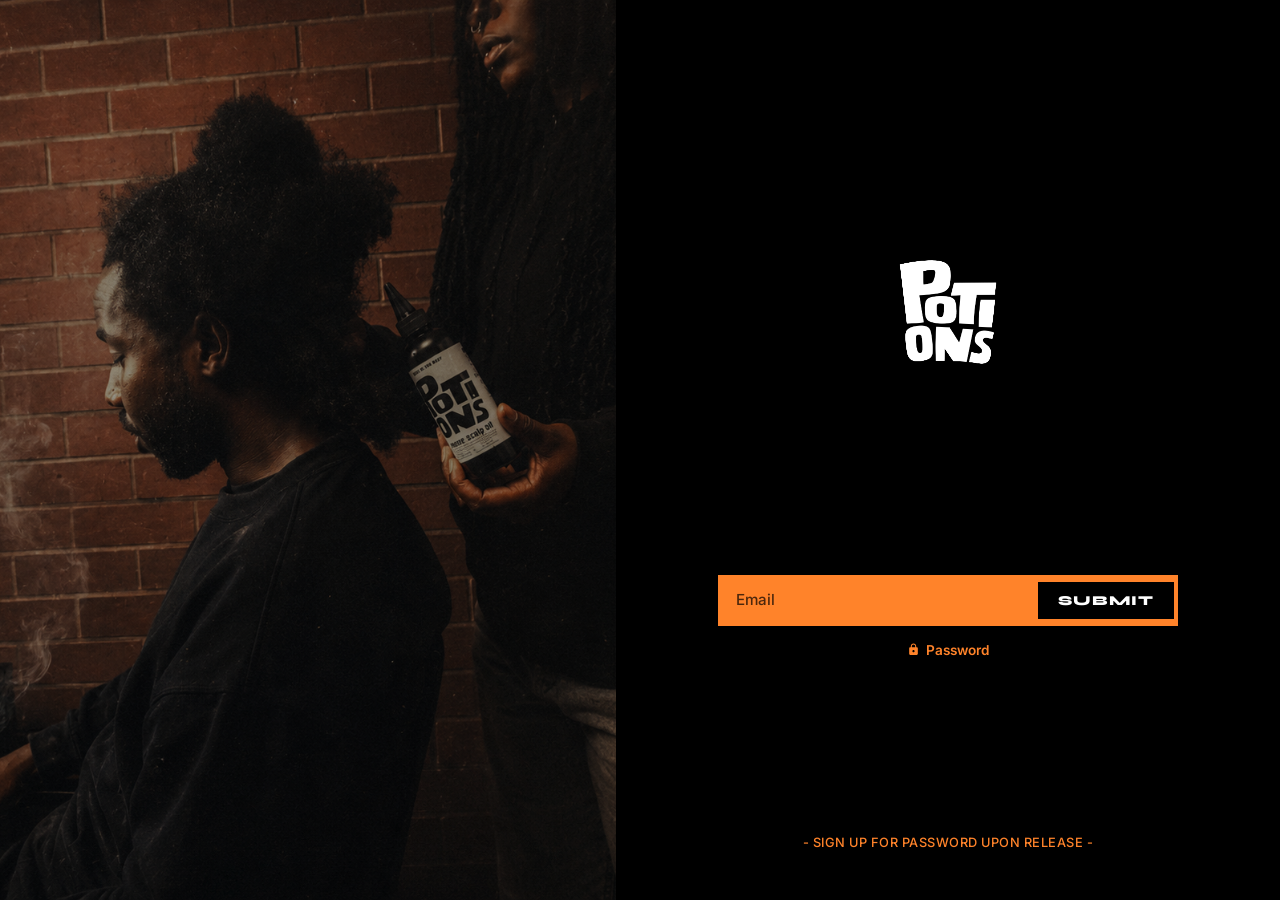
<file: index.html>
<!DOCTYPE html>
<html lang="en">
<head>
    <meta charset="UTF-8">
    <meta name="viewport" content="width=device-width, initial-scale=1.0, maximum-scale=1.0, user-scalable=no">
    
    <!-- IMMEDIATE LOCK GATEWAY (Desktop, Tablet, Mobile) -->
    <script>
      const IS_SITE_LOCKED = true; // Change to false to open store to everyone
      if (IS_SITE_LOCKED && sessionStorage.getItem('siteUnlocked') !== 'true') {
        window.location.replace('password.html');
      }
    </script>
    
    <!-- SEO Meta Tags -->
    <title>POTIONS — Real Deal Scalp Oil | Scalp Psoriasis & Dry Scalp Care</title>
    <meta name="description" content="Scalp care formulated for dry scalp and psoriasis relief. Packed with Grapeseed, Jojoba, Neem, Rosemary, and Tea Tree oils.">
    <meta name="keywords" content="scalp oil, dry scalp treatment, scalp psoriasis oil, natural hair oil, rosemary oil, tea tree oil for scalp, POTIONS hair care">
    <link rel="canonical" href="https://yourdomain.com/">

    <!-- Open Graph / Social Sharing -->
    <meta property="og:type" content="product">
    <meta property="og:title" content="POTIONS — Real Deal Scalp Oil">
    <meta property="og:description" content="Target dry scalp and psoriasis symptoms with 100% pure botanical oils. Light feel, maximum hydration.">
    <meta property="og:image" content="DSC09968.jpg">

    <!-- Fonts -->
    <link rel="preconnect" href="https://fonts.googleapis.com">
    <link rel="preconnect" href="https://fonts.gstatic.com" crossorigin>
    <link href="https://fonts.googleapis.com/css2?family=Inter:wght@400;500;600;700;900&family=Syne:ital,wght@0,700;0,800;0,900;1,700;1,800;1,900&display=swap" rel="stylesheet">
    
    <link rel="stylesheet" href="style.css">
</head>
<body>
    <!-- NAVBAR -->
    <nav class="navbar">
        <div class="nav-container">

            <!-- Mobile Hamburger Button -->
            <button class="mobile-menu-btn" id="menu-toggle" aria-label="Toggle Navigation">
                &#9776;
            </button>

            <div class="nav-left" id="nav-menu">
                <a href="#product-buy" class="nav-link">SHOP</a>
                <a href="#ingredients-section" class="nav-link">INGREDIENTS</a>
                <a href="#reviews" class="nav-link">REVIEWS</a>
            </div>

            <!-- Centered Logo -->
            <a href="#" class="logo-link">
                <img src="potions-logo.png" alt="POTIONS Logo" class="nav-logo">
            </a>

            <!-- Right Spacer for Dead-Center Alignment -->
            <div class="nav-right"></div>
        </div>
    </nav>

    <!-- MAIN PRODUCT DETAIL SECTION -->
    <main class="product-section" id="product-buy">
        <div class="container product-grid">
            
            <!-- Gallery Layout -->
            <div class="product-gallery">

                <div class="img-container main-img">
                    <img src="scalp-main2.jpg" alt="Application of POTIONS Real Deal Scalp Oil">
                </div>

                <div class="gallery-row">

                    <div class="img-container sub-img">
                        <img src="scalp-bottle.jpg" alt="Bottle of POTIONS Real Deal Scalp Oil">
                    </div>

                    <div class="img-container sub-img">
                        <img src="scalp-closeup.jpg" alt="Close up view of natural scalp oil application">
                    </div>

                </div>

            </div>

            <!-- Right Side Purchase Area -->
            <div class="product-info">
                <h1 class="product-title">Real Deal Scalp Oil</h1>
                
                <div class="review-stars-summary" id="reviews">
                    <span class="stars" aria-label="5 out of 5 stars">★★★★★</span>
                    <span class="rating-text">4.9 / 5.0 (SHOPIFY REVIEWS)</span>
                </div>

                <div class="price-container">
                    <span class="price">£14.99</span>
                </div>

                <!-- Variant Selector -->
                <div class="control-group">
                    <span class="group-label">VOLUME</span>
                    <div class="pill-container">
                        <button class="pill-btn active" type="button">120ml</button>
                    </div>
                </div>

                <!-- Add to Cart CTA -->
                <div class="purchase-stack">
                    <div class="quantity-selector">
                        <button class="qty-btn" id="qty-minus" type="button" aria-label="Decrease quantity">-</button>
                        <input type="number" id="qty-input" value="1" min="1" readonly aria-label="Quantity">
                        <button class="qty-btn" id="qty-plus" type="button" aria-label="Increase quantity">+</button>
                    </div>
                    <button class="add-to-cart-btn" type="button">BAG NOW</button>
                </div>

                <h2 class="sketch-tagline">The only oil you’ll ever need</h2>

                <!-- Bullet Points List -->
                <ul class="sketch-bullet-list">
                    <li>Lightweight</li>
                    <li>Smells good</li>
                    <li>Easy to apply</li>
                    <li>Screw off cap</li>
                    <li>A little goes a long way</li>
                </ul>

                <!-- Accordion Stack -->
                <div class="accordion-stack">
                    <div class="accordion-item" id="how-to">
                        <button class="accordion-trigger" type="button">
                            <span>HOW TO USE</span>
                            <span class="accordion-icon">+</span>
                        </button>
                        <div class="accordion-panel">
                            <div class="accordion-content">
                                Designed for people with Type 4 hair and extremely dry scalps. Our scalp oil will leave your hair feeling hella soft. For best results, we suggest using this as a pre-shampoo just before you wash your hair or you can use it on your scalp and hair 2-3 times a week. Whatever you do, don’t overdo it. A little goes a long way wid this one.
                            </div>
                        </div>
                    </div>

                    <div class="accordion-item" id="ingredients-section">
                        <button class="accordion-trigger" type="button">
                            <span>INGREDIENTS</span>
                            <span class="accordion-icon">+</span>
                        </button>
                        <div class="accordion-panel">
                            <div class="accordion-content">
                                Grapeseed Oil, Jojoba Oil, Apricot Kernel Oil, Neem Oil, Tea Tree Oil, Rosemary Oil, Peppermint Oil, Bergamot Oil, Vitamin E Oil.
                            </div>
                        </div>
                    </div>

                    <div class="accordion-item" id="benefits">
                        <button class="accordion-trigger" type="button">
                            <span>SCALP CARE BENEFITS</span>
                            <span class="accordion-icon">+</span>
                        </button>
                        <div class="accordion-panel">
                            <div class="accordion-content">
                                Fighting dry scalp and psoriasis one stubborn flake at a time. (NOTE: THIS OIL WILL NOT CURE YOUR SCALP PSORIASIS, BUT IT WILL HELP FIGHT IT.)
                            </div>
                        </div>
                    </div>
                </div>

                <!-- "What It Does" Callout Section -->
                <div class="what-it-does-box">
                    <h3 class="what-heading">WHAT IT DOES</h3>
                    <p class="what-text">
                        Gives your hair and scalp all the goodness it needs without leaving your hair and hands feeling too greasy.
                    </p>
                    <ul>
                        <li>Hydrates and soothes dry, itchy scalp</li>
                        <li>Reduces inflammation and irritation</li>
                        <li>Enhances hair shine and manageability</li>
                    </ul>
                </div>

            </div>
        </div>
    </main>

    <!-- FOOTER -->
    <footer class="footer">
        <div class="container footer-grid">
            <div class="footer-col brand-col">
                <span class="logo">POTIONS</span>
                <p class="footer-tagline">SCALP CARE. RAW INGREDIENTS. ZERO EXCUSES.</p>
            </div>

            <div class="footer-col">
                <h4 class="footer-heading">NAVIGATION</h4>
                <ul class="footer-list">
                    <li><a href="#product-buy">Shop Oil</a></li>
                    <li><a href="#ingredients-section">Ingredients</a></li>
                    <li><a href="#reviews">Reviews</a></li>
                </ul>
            </div>

            <div class="footer-col">
                <h4 class="footer-heading">HELP & CARE</h4>
                <ul class="footer-list">
                    <li><a href="#">Shipping Policy</a></li>
                    <li><a href="#">Returns & Refunds</a></li>
                    <li><a href="#">Psoriasis Care FAQ</a></li>
                </ul>
            </div>

            <div class="footer-col">
                <h4 class="footer-heading">CONNECT</h4>
                <p class="footer-text">Follow the drop on Instagram:</p>
                <a href="https://www.instagram.com/potionsssss/" target="_blank" class="footer-social-btn icon-only" aria-label="Follow POTIONS on Instagram">
                    <svg class="instagram-icon" viewBox="0 0 24 24" fill="none" stroke="currentColor" stroke-width="2" stroke-linecap="round" stroke-linejoin="round">
                        <rect x="2" y="2" width="20" height="20" rx="5" ry="5"></rect>
                        <path d="M16 11.37A4 4 0 1 1 12.63 8 4 4 0 0 1 16 11.37z"></path>
                        <line x1="17.5" y1="6.5" x2="17.51" y2="6.5"></line>
                    </svg>
                </a>
            </div>
        </div>
    
        <div class="container footer-bottom">
            <p>&copy; 2026 POTIONS. ALL RIGHTS RESERVED.</p>
            <div class="payment-badges">
                <span>VISA</span>
                <span>MASTERCARD</span>
                <span>AMEX</span>
                <span>APPLE PAY</span>
            </div>
        </div>
    </footer>

    <!-- INTERACTIVE SCRIPTS -->
    <script>
        // Quantity Controls
        const qtyInput = document.getElementById('qty-input');
        
        document.getElementById('qty-minus').addEventListener('click', () => {
            let val = parseInt(qtyInput.value);
            if (val > 1) qtyInput.value = val - 1;
        });

        document.getElementById('qty-plus').addEventListener('click', () => {
            let val = parseInt(qtyInput.value);
            qtyInput.value = val + 1;
        });

        // Accordion Controls
        const triggers = document.querySelectorAll('.accordion-trigger');
        triggers.forEach(trigger => {
            trigger.addEventListener('click', () => {
                const item = trigger.parentElement;
                const isOpen = item.classList.contains('open');
                
                document.querySelectorAll('.accordion-item').forEach(el => {
                    el.classList.remove('open');
                    el.querySelector('.accordion-icon').textContent = '+';
                });
                
                if (!isOpen) {
                    item.classList.add('open');
                    item.querySelector('.accordion-icon').textContent = '−';
                }
            });
        });

        // Mobile Nav Drawer & Smooth Scrolling
        const menuToggle  = document.getElementById('menu-toggle');
        const navMenu     = document.getElementById('nav-menu');
        const allNavLinks = document.querySelectorAll('.nav-left .nav-link, .footer-list a');

        if (menuToggle && navMenu) {
            menuToggle.addEventListener('click', () => {
                const isOpen = navMenu.classList.toggle('mobile-open');
                document.body.style.overflow = isOpen ? 'hidden' : '';
                menuToggle.innerHTML = isOpen ? '&#10005;' : '&#9776;';
            });
        }

        allNavLinks.forEach(link => {
            link.addEventListener('click', (e) => {
                const href = link.getAttribute('href');

                if (href && href.startsWith('#')) {
                    e.preventDefault();

                    if (navMenu) navMenu.classList.remove('mobile-open');
                    document.body.style.overflow = '';
                    if (menuToggle) menuToggle.innerHTML = '&#9776;';

                    setTimeout(() => {
                        const targetEl = document.querySelector(href);
                        if (targetEl) {
                            if (targetEl.classList.contains('accordion-item')) {
                                document.querySelectorAll('.accordion-item').forEach(el => {
                                    el.classList.remove('open');
                                    el.querySelector('.accordion-icon').textContent = '+';
                                });
                                targetEl.classList.add('open');
                                targetEl.querySelector('.accordion-icon').textContent = '−';
                            }

                            const navHeight = document.querySelector('.navbar')?.offsetHeight || 80;
                            const targetPosition = targetEl.getBoundingClientRect().top + window.pageYOffset - navHeight;

                            window.scrollTo({
                                top: targetPosition,
                                behavior: 'smooth'
                            });
                        }
                    }, 50);
                }
            });
        });
    </script>
</body>
</html>
</file>
<file: style.css>
/* --- DESIGN SYSTEM (STREETWEAR / RAW DARK THEME) --- */
:root {
    --accent-orange: #ff832a;
    --bg-dark: #000000;         
    --bg-card: #141414;         
    --text-white: #ffffff;       
    --text-muted: #a0a0a0;       
    --border-color: #262626;     
    --font-heading: 'Syne', sans-serif;
    --font-body: 'Inter', sans-serif;
}

* {
    margin: 0;
    padding: 0;
    box-sizing: border-box;
    -webkit-tap-highlight-color: transparent;
}

html {
    scroll-behavior: smooth;
    scroll-padding-top: 120px;
    font-size: 16px;
    width: 100%;
    overflow-x: hidden;
}

body {
    font-family: var(--font-body);
    background-color: var(--bg-dark);
    color: var(--text-white);
    -webkit-font-smoothing: antialiased;
    overflow-x: hidden;
    width: 100%;
    text-transform: uppercase;
}

.container {
    max-width: 1320px;
    margin: 0 auto;
    padding: 0 1.5rem;
    width: 100%;
}

/* --- OVERLAY STYLES --- */
.overlay-container {
  position: fixed;
  top: 0;
  left: 0;
  width: 100%;
  height: 100vh;
  background-color: #000000;
  z-index: 9999;
  display: flex;
  justify-content: center;
  align-items: center;
  padding: 1.5rem;
}

.overlay-box {
  background-color: #141414;
  border: 2px solid #262626;
  padding: 2.5rem;
  max-width: 420px;
  width: 100%;
  text-align: center;
}

.overlay-title {
  font-family: 'Syne', sans-serif;
  font-weight: 900;
  font-size: 2.5rem;
  margin-bottom: 0.5rem;
  color: #ffffff;
}

.overlay-sub {
  font-size: 0.8rem;
  color: #a0a0a0;
  margin-bottom: 1.5rem;
  text-transform: uppercase;
}

.overlay-form {
  display: flex;
  flex-direction: column;
  gap: 0.75rem;
}

.overlay-input {
  background-color: #000000;
  border: 2px solid #262626;
  color: #ffffff;
  padding: 0.8rem;
  font-family: 'Inter', sans-serif;
  font-weight: 700;
  font-size: 0.85rem;
  text-transform: uppercase;
  outline: none;
}

.overlay-input:focus {
  border-color: #ff832a;
}

.overlay-btn {
  background-color: #ff832a;
  color: #000000;
  border: none;
  padding: 0.8rem;
  font-family: 'Syne', sans-serif;
  font-weight: 900;
  font-size: 0.9rem;
  cursor: pointer;
  letter-spacing: 1px;
}

.overlay-btn.alt {
  background-color: transparent;
  color: #ffffff;
  border: 2px solid #262626;
}

.overlay-btn.alt:hover {
  border-color: #ff832a;
  color: #ff832a;
}

.overlay-divider {
  margin: 1.25rem 0;
  border-bottom: 1px solid #262626;
  line-height: 0.1em;
}

.overlay-divider span {
  background: #141414;
  padding: 0 10px;
  color: #a0a0a0;
  font-size: 0.75rem;
}

.error-msg {
  color: #ff4d4d;
  font-size: 0.75rem;
  display: none;
  margin-top: 0.25rem;
}

#password-overlay {
  position: fixed;
  top: 0;
  left: 0;
  width: 100%;
  height: 100vh;
  height: 100dvh;
  background: url('YOUR-IMAGE-NAME.jpg') center/cover no-repeat;
  z-index: 9999;
  display: flex;
  align-items: center;
  justify-content: center;
  overflow-y: auto;
}

#password-overlay::before {
  content: '';
  position: absolute;
  top: 0;
  left: 0;
  width: 100%;
  height: 100%;
  background: rgba(0, 0, 0, 0.85);
  z-index: -1;
}

/* --- NAVBAR LAYOUT --- */
.navbar {
    border-bottom: 2px solid var(--border-color);
    padding: 1.0rem 2.5rem;
    position: sticky;
    top: 0;
    background-color: var(--bg-dark);
    z-index: 1000;
    width: 100%;
}

.nav-container {
    display: grid;
    grid-template-columns: 1fr auto 1fr;
    align-items: center;
    width: 100%;
    max-width: 1400px;
    margin: 0 auto;
}

.nav-left {
    display: flex;
    justify-content: flex-start;
    align-items: center;
    gap: 2rem;
    height: 100%;
}

.nav-link {
    font-family: var(--font-body);
    font-weight: 800;
    font-size: 0.9rem;
    letter-spacing: 1.5px;
    color: var(--text-white);
    text-decoration: none;
    position: relative;
    padding: 0.5rem 0;
    transition: color 0.2s ease;
}

.nav-link::after {
    content: '';
    position: absolute;
    bottom: 0;
    left: 0;
    width: 0%;
    height: 2px;
    background-color: var(--accent-orange);
    transition: width 0.2s ease;
}

.nav-link:hover {
    color: var(--accent-orange);
}

.nav-link:hover::after {
    width: 100%;
}

.logo-link {
    display: flex;
    justify-content: center;
    align-items: center;
    text-decoration: none;
    line-height: 0;
}

.nav-logo {
    height: 90px;
    width: auto;
    object-fit: contain;
    display: block;
    margin: 0;
    transition: transform 0.2s ease;
    max-width: 100%;
}

.logo-link:hover .nav-logo {
    transform: scale(1.05);
}

.nav-right {
    display: flex;
}

.mobile-menu-btn {
    display: none;
    background: transparent;
    border: none;
    color: var(--text-white);
    font-size: 1.8rem;
    cursor: pointer;
    padding: 0.5rem;
    line-height: 1;
    z-index: 1002;
}

/* --- TICKER BANNER --- */
.ticker-bar {
    background-color: #000000;
    color: #ffffff;
    font-family: var(--font-heading);
    font-weight: 900;
    font-size: 0.85rem;
    letter-spacing: 2px;
    padding: 0.4rem 0;
    overflow: hidden;
    white-space: nowrap;
    border-top: 1px solid var(--border-color);
    border-bottom: 2px solid var(--border-color);
    width: 100%;
}

.ticker-track {
    display: inline-block;
    animation: ticker 22s linear infinite;
}

.ticker-track span {
    display: inline-block;
}

@keyframes ticker {
    0% { transform: translateX(0); }
    100% { transform: translateX(-50%); }
}

/* --- PRODUCT SECTION LAYOUT --- */
.product-section {
    padding: 3rem 0 5rem 0;
    width: 100%;
}

.product-grid {
    display: grid;
    grid-template-columns: 1.1fr 0.9fr;
    gap: 4rem;
    align-items: start;
    width: 100%;
}

.product-gallery {
    display: flex;
    flex-direction: column;
    gap: 1.5rem;
    width: 100%;
}

.img-container {
    background-color: var(--bg-card);
    border: 2px solid var(--border-color);
    overflow: hidden;
    position: relative;
    width: 100%;
}

.img-container img {
    width: 100%;
    height: 100%;
    object-fit: cover;
    display: block;
    transition: transform 0.3s ease;
}

.img-container:hover img {
    transform: scale(1.03);
}

.main-img {
    aspect-ratio: 4 / 5;
    width: 100%;
}

.gallery-row {
    display: grid;
    grid-template-columns: 1fr 1fr;
    gap: 1.5rem;
    width: 100%;
}

.sub-img {
    aspect-ratio: 1 / 1;
}

.product-info {
    display: flex;
    flex-direction: column;
    gap: 1.5rem;
    width: 100%;
}

.product-title {
    font-family: var(--font-heading);
    font-weight: 900;
    font-size: 2.75rem;
    line-height: 1.1;
    letter-spacing: -1px;
}

.review-stars-summary {
    display: flex;
    align-items: center;
    gap: 0.75rem;
}

.stars {
    color: var(--accent-orange);
    letter-spacing: 2px;
    font-size: 1.1rem;
}

.rating-text {
    font-size: 0.8rem;
    font-weight: 700;
    color: var(--text-muted);
    letter-spacing: 1px;
}

.price-container {
    font-family: var(--font-heading);
    font-size: 2rem;
    font-weight: 900;
    color: var(--accent-orange);
}

.control-group {
    display: flex;
    flex-direction: column;
    gap: 0.5rem;
}

.group-label {
    font-size: 0.75rem;
    font-weight: 800;
    color: var(--text-muted);
    letter-spacing: 1.5px;
}

.pill-container {
    display: flex;
    gap: 0.75rem;
}

.pill-btn {
    background: transparent;
    border: 2px solid var(--border-color);
    color: var(--text-white);
    padding: 0.6rem 1.5rem;
    font-family: var(--font-body);
    font-weight: 700;
    font-size: 0.85rem;
    cursor: pointer;
    transition: all 0.2s ease;
}

.pill-btn.active, .pill-btn:hover {
    border-color: var(--accent-orange);
    background-color: var(--accent-orange);
    color: var(--bg-dark);
}

.purchase-stack {
    display: flex;
    gap: 1rem;
    margin-top: 0.5rem;
    width: 100%;
}

.quantity-selector {
    display: flex;
    border: 2px solid var(--border-color);
    background-color: var(--bg-card);
}

.qty-btn {
    background: transparent;
    border: none;
    color: var(--text-white);
    width: 45px;
    font-size: 1.2rem;
    font-weight: 700;
    cursor: pointer;
    transition: color 0.2s ease;
}

.qty-btn:hover {
    color: var(--accent-orange);
}

#qty-input {
    width: 45px;
    background: transparent;
    border: none;
    color: var(--text-white);
    text-align: center;
    font-family: var(--font-body);
    font-weight: 700;
    font-size: 1rem;
    appearance: textfield;
    -moz-appearance: textfield;
}

#qty-input::-webkit-outer-spin-button,
#qty-input::-webkit-inner-spin-button {
    -webkit-appearance: none;
    margin: 0;
}

.add-to-cart-btn {
    flex: 1;
    background-color: var(--accent-orange);
    color: var(--bg-dark);
    border: none;
    padding: 1rem 2rem;
    font-family: var(--font-heading);
    font-weight: 900;
    font-size: 1.1rem;
    letter-spacing: 2px;
    cursor: pointer;
    transition: transform 0.1s ease, background-color 0.2s ease;
}

.add-to-cart-btn:hover {
    background-color: #ff9447;
    transform: translateY(-2px);
}

.add-to-cart-btn:active {
    transform: translateY(0);
}

/* Slightly larger tagline with wrap safety */
.sketch-tagline {
    font-family: var(--font-heading);
    font-size: 1.1rem;
    font-style: normal;
    font-weight: 900;
    letter-spacing: 0.5px;
    color: var(--accent-orange);
    margin-top: 0.25rem;
    max-width: 100%;
}

.sketch-bullet-list {
    list-style: none;
    display: flex;
    flex-direction: column;
    gap: 0.5rem;
}

.sketch-bullet-list li {
    font-size: 0.9rem;
    font-weight: 600;
    color: var(--text-white);
    display: flex;
    align-items: center;
    gap: 0.5rem;
}

.sketch-bullet-list li::before {
    content: "•";
    color: var(--accent-orange);
    font-size: 1.2rem;
}

.accordion-stack {
    border-top: 2px solid var(--border-color);
    margin-top: 1rem;
    width: 100%;
}

.accordion-item {
    border-bottom: 2px solid var(--border-color);
}

.accordion-trigger {
    width: 100%;
    background: transparent;
    border: none;
    padding: 1.2rem 0;
    color: var(--text-white);
    font-family: var(--font-heading);
    font-weight: 800;
    font-size: 0.95rem;
    letter-spacing: 1px;
    display: flex;
    justify-content: space-between;
    align-items: center;
    cursor: pointer;
    text-align: left;
}

.accordion-icon {
    font-size: 1.2rem;
    color: var(--accent-orange);
    font-weight: 700;
}

.accordion-panel {
    max-height: 0;
    overflow: hidden;
    transition: max-height 0.3s ease-out;
}

.accordion-item.open .accordion-panel {
    max-height: 1000px;
}

.accordion-content {
    padding-bottom: 1.2rem;
    font-size: 0.85rem;
    line-height: 1.6;
    color: var(--text-muted);
    text-transform: none;
}

.what-it-does-box {
    background-color: var(--bg-card);
    border: 2px solid var(--border-color);
    padding: 1.5rem;
    margin-top: 0.5rem;
    width: 100%;
}

.what-heading {
    font-family: var(--font-heading);
    font-size: 1.1rem;
    font-weight: 900;
    color: var(--accent-orange);
    margin-bottom: 0.75rem;
    letter-spacing: 1px;
}

.what-text {
    font-size: 0.85rem;
    line-height: 1.5;
    color: var(--text-white);
    margin-bottom: 1rem;
    text-transform: none;
}

.what-it-does-box ul {
    list-style-type: square;
    padding-left: 1.2rem;
    display: flex;
    flex-direction: column;
    gap: 0.4rem;
}

.what-it-does-box li {
    font-size: 0.8rem;
    color: var(--text-muted);
    text-transform: none;
}

/* --- FOOTER --- */
footer {
    width: 100%;
    overflow: hidden;
}

.footer-grid {
    display: grid;
    grid-template-columns: 2fr 1fr 1fr 1.5fr;
    gap: 3rem;
    margin-bottom: 3rem;
    width: 100%;
}

.brand-col .logo {
    font-family: var(--font-heading);
    font-weight: 900;
    font-size: 2rem;
    letter-spacing: -1px;
    display: block;
    margin-bottom: 1rem;
}

.footer-tagline {
    font-size: 0.8rem;
    color: var(--text-muted);
    line-height: 1.5;
    font-weight: 600;
    max-width: 280px;
}

.footer-heading {
    font-family: var(--font-heading);
    font-weight: 800;
    font-size: 0.85rem;
    letter-spacing: 1.5px;
    color: var(--accent-orange);
    margin-bottom: 1.2rem;
}

.footer-list {
    list-style: none;
    display: flex;
    flex-direction: column;
    gap: 0.75rem;
}

.footer-list a {
    color: var(--text-muted);
    text-decoration: none;
    font-size: 0.85rem;
    font-weight: 600;
    transition: color 0.2s ease;
}

.footer-list a:hover {
    color: var(--text-white);
}

.footer-text {
    font-size: 0.85rem;
    color: var(--text-muted);
    margin-bottom: 1rem;
    text-transform: none;
}

.footer-social-btn {
    display: inline-flex;
    align-items: center;
    gap: 0.5rem;
    background-color: var(--bg-card);
    border: 2px solid var(--border-color);
    color: var(--text-white);
    padding: 0.6rem 1rem;
    text-decoration: none;
    font-weight: 700;
    font-size: 0.8rem;
    transition: all 0.2s ease;
}

.footer-social-btn:hover {
    border-color: var(--accent-orange);
    color: var(--accent-orange);
}

.instagram-icon {
    width: 16px;
    height: 16px;
}

.footer-bottom {
    border-top: 1px solid var(--border-color);
    padding-top: 2rem;
    display: flex;
    justify-content: space-between;
    align-items: center;
    font-size: 0.75rem;
    color: var(--text-muted);
    font-weight: 600;
    width: 100%;
}

.payment-badges {
    display: flex;
    gap: 1rem;
    flex-wrap: wrap;
}

.payment-badges span {
    border: 1px solid var(--border-color);
    padding: 0.2rem 0.5rem;
    border-radius: 3px;
    font-size: 0.65rem;
}

/* --- RESPONSIVE MEDIA QUERIES --- */

/* Tablets & Small Laptops */
@media (max-width: 900px) {
    .navbar {
        padding: 0.75rem 1.25rem;
    }

    .nav-container {
        display: grid;
        grid-template-columns: 40px 1fr 40px;
        align-items: center;
        width: 100%;
    }

    .logo-link {
        grid-column: 2;
        justify-self: center;
    }

    .nav-logo {
        height: 75px;
        width: auto;
    }

    .mobile-menu-btn {
        display: block;
        grid-column: 3;
        justify-self: end;
    }

    .nav-right {
        display: none;
    }

    .nav-left {
        display: flex;
        position: fixed;
        top: 0;
        left: 0;
        width: 100%;
        height: 100vh;
        background-color: var(--bg-dark);
        flex-direction: column;
        justify-content: center;
        align-items: flex-start;
        padding: 3rem 2.5rem;
        gap: 2rem;
        z-index: 1001;
        opacity: 0;
        pointer-events: none;
        transition: opacity 0.3s ease, transform 0.3s ease;
        transform: translateY(-10px);
    }

    .nav-left.mobile-open {
        opacity: 1;
        pointer-events: auto;
        transform: translateY(0);
    }

    .nav-left .nav-link {
        font-family: var(--font-heading);
        font-size: 1.6rem;
        font-weight: 900;
        letter-spacing: 2px;
        color: var(--text-white);
        text-decoration: none;
    }

    .product-grid {
        grid-template-columns: 1fr;
        gap: 2.5rem;
    }

    .footer-grid {
        grid-template-columns: 1fr 1fr;
        gap: 2rem;
    }

    .brand-col {
        grid-column: span 2;
    }
}

/* Mobile Phones */
@media (max-width: 550px) {
    .container {
        padding: 0 1rem;
    }

    .product-title {
        font-size: 2rem;
    }

    .sketch-tagline {
        font-size: 0.85rem;
        white-space: normal;
        word-wrap: break-word;
    }

    .purchase-stack {
        flex-direction: column;
        width: 100%;
    }

    .quantity-selector {
        justify-content: center;
        width: 100%;
        height: 48px;
    }

    .add-to-cart-btn {
        width: 100%;
        padding: 1.1rem;
    }

    .overlay-input {
        font-size: 16px !important;
        padding: 0.9rem 0.75rem;
    }

    .overlay-box {
        padding: 1.5rem 1rem;
        max-width: 100% !important;
        width: 100%;
    }

    .overlay-title {
        font-size: 1.8rem;
    }

    .overlay-sub {
        font-size: 0.75rem;
    }

    .footer-grid {
        grid-template-columns: 1fr;
    }
    
    .brand-col {
        grid-column: span 1;
    }

    .footer-bottom {
        flex-direction: column;
        gap: 1rem;
        text-align: center;
    }

    .payment-badges {
        justify-content: center;
    }
}
</file>
